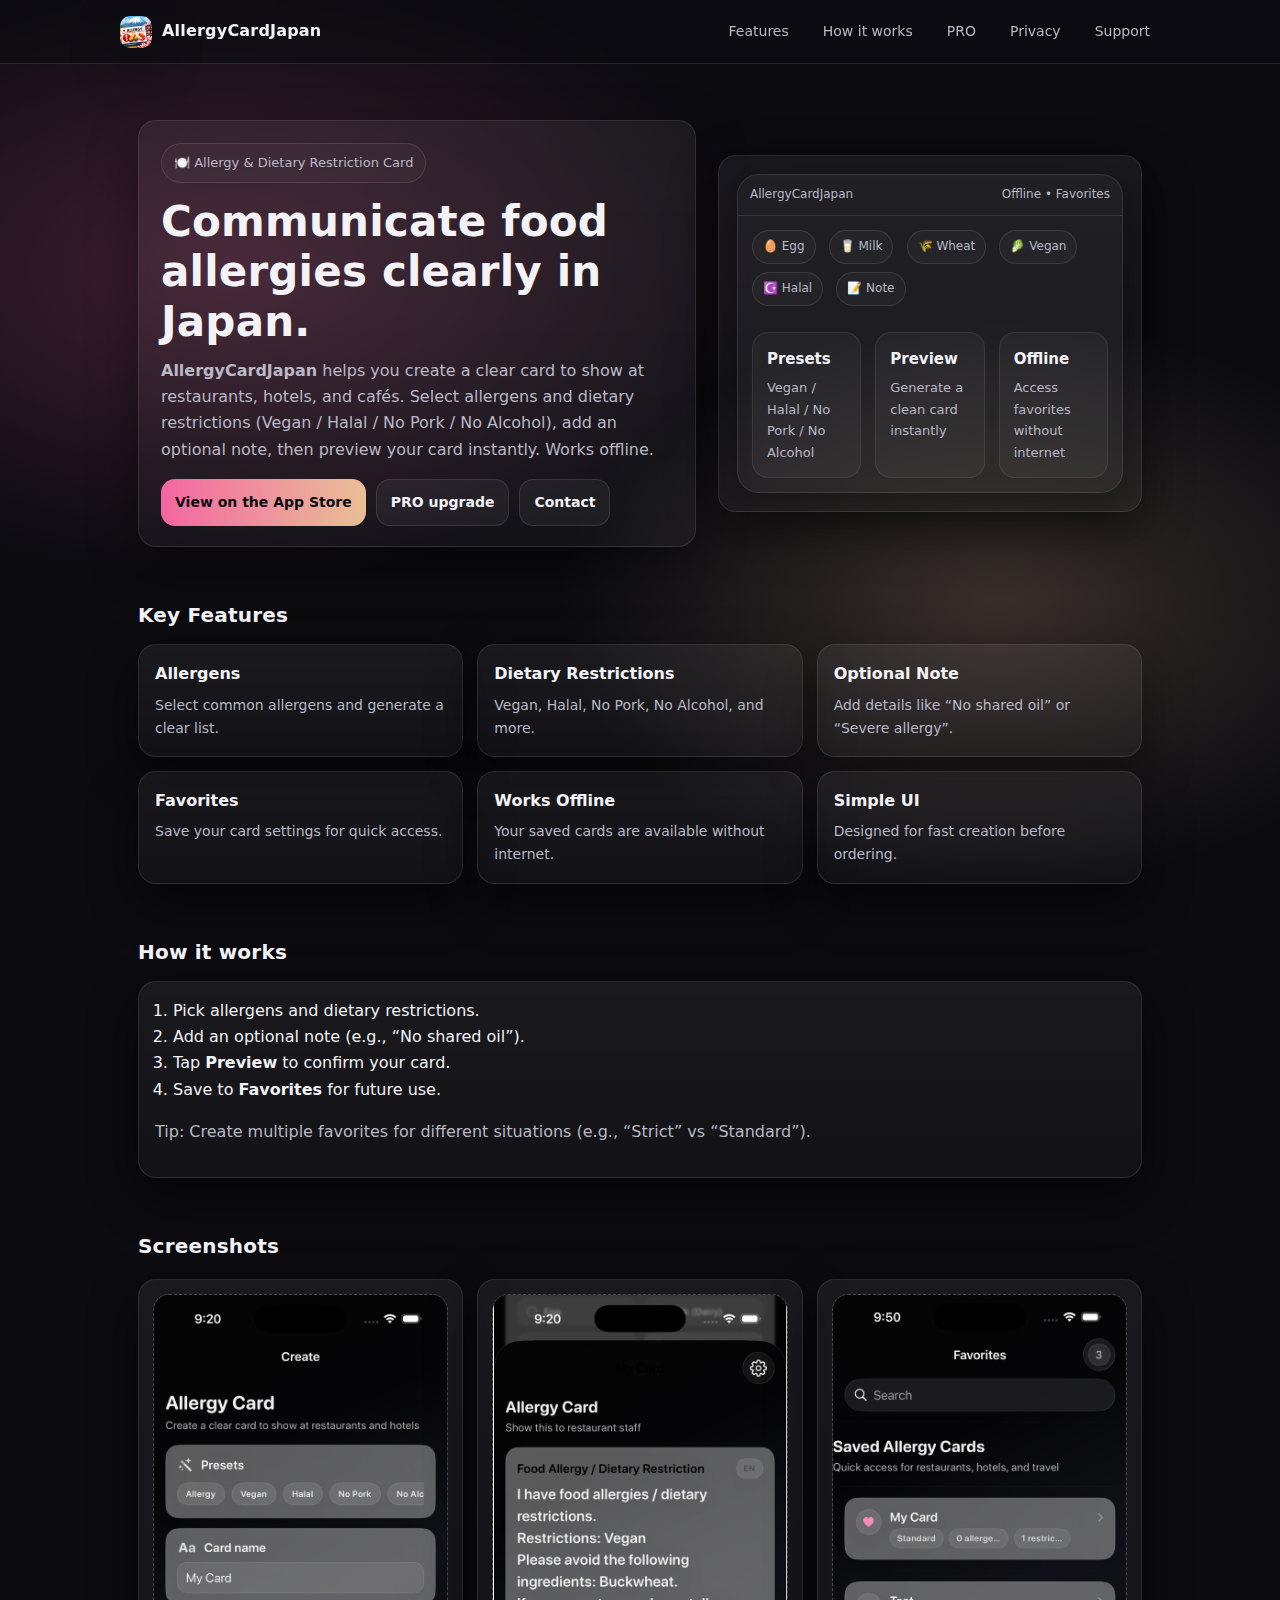
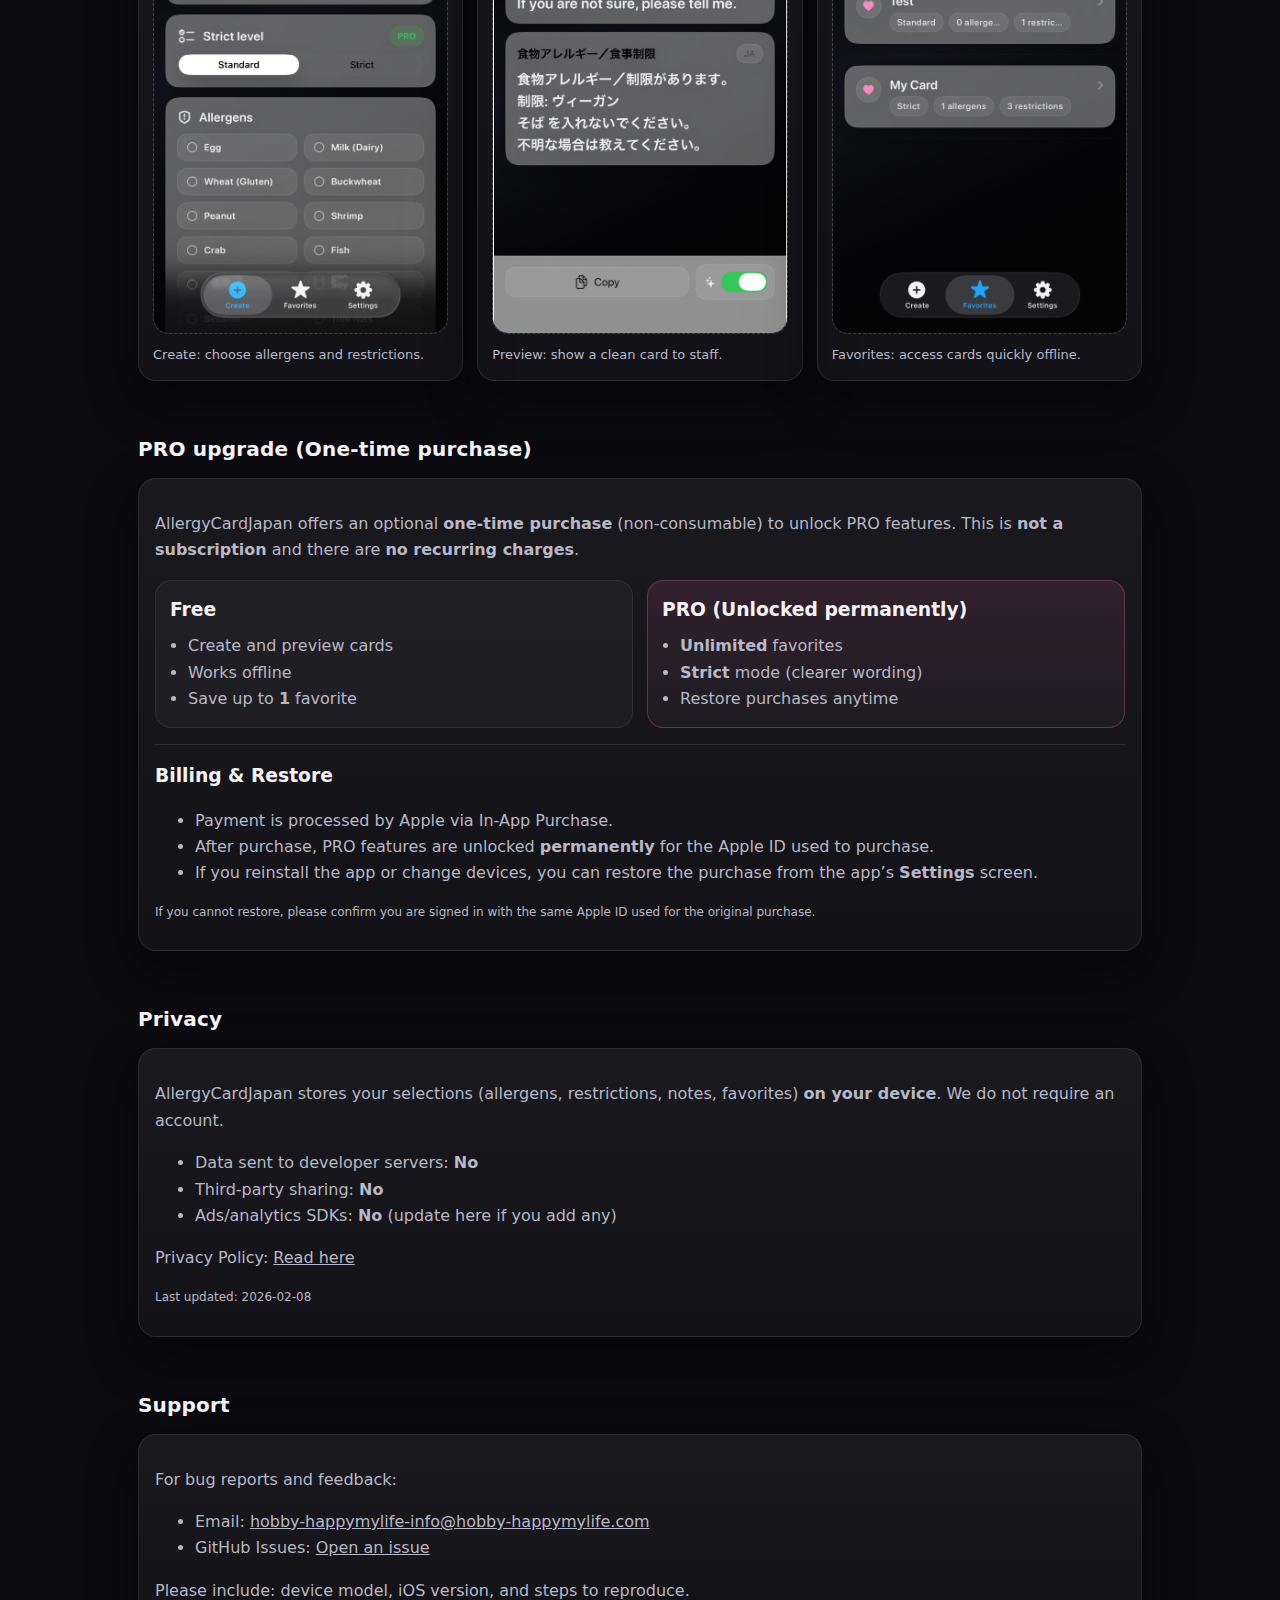
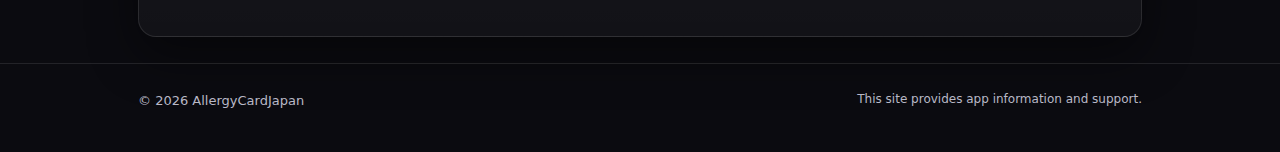
<file: index.html>
<!-- index.html -->
<!doctype html>
<html lang="en">
<head>
  <meta charset="utf-8" />
  <meta name="viewport" content="width=device-width,initial-scale=1" />
  <title>AllergyCardJapan | Allergy & Dietary Restriction Card</title>
  <meta name="description" content="Create a clear allergy & dietary restriction card to show at restaurants and hotels in Japan. Works offline. Favorites and PRO upgrade available." />
  <meta name="keywords" content="allergy card, dietary restriction, vegan, halal, Japan travel, restaurant, food allergy" />

  <!-- OGP -->
  <meta property="og:type" content="website" />
  <meta property="og:title" content="AllergyCardJapan | Allergy & Dietary Restriction Card" />
  <meta property="og:description" content="Create a clear card to show at restaurants and hotels in Japan. Works offline." />
  <meta property="og:url" content="https://masa-happyhobby.github.io/05-AllergyCardJapan/" />
  <meta property="og:image" content="https://masa-happyhobby.github.io/05-AllergyCardJapan/assets/og.png" />
  <meta name="twitter:card" content="summary_large_image" />

  <link rel="stylesheet" href="styles.css" />
</head>

<body>
<header class="header">
  <div class="container nav">
    <a class="brand" href="#top" aria-label="AllergyCardJapan">
      <img src="assets/allergycard_icon.png" alt="AllergyCardJapan app icon" onerror="this.style.display='none'" />
      <span class="brandText">AllergyCardJapan</span>
    </a>
    <nav class="navlinks" aria-label="Page menu">
      <a href="#features">Features</a>
      <a href="#how">How it works</a>
      <a href="#pro">PRO</a>
      <a href="#privacy">Privacy</a>
      <a href="#support">Support</a>
    </nav>
  </div>
</header>

<main id="top">
  <section class="hero">
    <div class="container heroGrid">
      <div class="card heroCard">
        <div class="kicker">🍽️ Allergy & Dietary Restriction Card</div>
        <h1>Communicate food allergies clearly in Japan.</h1>
        <p class="lead">
          <strong>AllergyCardJapan</strong> helps you create a clear card to show at restaurants, hotels, and cafés.
          Select allergens and dietary restrictions (Vegan / Halal / No Pork / No Alcohol), add an optional note,
          then preview your card instantly. Works offline.
        </p>

        <div class="ctaRow">
          <!-- Replace with your real App Store URL -->
          <a class="btn btnPrimary" href="https://apps.apple.com/app/id6758872779" target="_blank" rel="noopener">View on the App Store</a>
          <a class="btn" href="#pro">PRO upgrade</a>
          <a class="btn" href="#support">Contact</a>
        </div>
      </div>

      <div class="card previewCard" aria-label="App preview mock">
        <div class="mock">
          <div class="mockTop">
            <span>AllergyCardJapan</span>
            <span>Offline • Favorites</span>
          </div>
          <div class="mockBody">
            <div class="pill">🥚 Egg</div>
            <div class="pill">🥛 Milk</div>
            <div class="pill">🌾 Wheat</div>
            <div class="pill">🥬 Vegan</div>
            <div class="pill">☪️ Halal</div>
            <div class="pill">📝 Note</div>

            <div class="grid3">
              <div class="miniCard">
                <h3>Presets</h3>
                <p>Vegan / Halal / No Pork / No Alcohol</p>
              </div>
              <div class="miniCard">
                <h3>Preview</h3>
                <p>Generate a clean card instantly</p>
              </div>
              <div class="miniCard">
                <h3>Offline</h3>
                <p>Access favorites without internet</p>
              </div>
            </div>
          </div>
        </div>
      </div>
    </div>
  </section>

  <section id="features" class="section">
    <div class="container">
      <h2 class="sectionTitle">Key Features</h2>
      <div class="features">
        <div class="card feature">
          <h3>Allergens</h3>
          <p>Select common allergens and generate a clear list.</p>
        </div>
        <div class="card feature">
          <h3>Dietary Restrictions</h3>
          <p>Vegan, Halal, No Pork, No Alcohol, and more.</p>
        </div>
        <div class="card feature">
          <h3>Optional Note</h3>
          <p>Add details like “No shared oil” or “Severe allergy”.</p>
        </div>
        <div class="card feature">
          <h3>Favorites</h3>
          <p>Save your card settings for quick access.</p>
        </div>
        <div class="card feature">
          <h3>Works Offline</h3>
          <p>Your saved cards are available without internet.</p>
        </div>
        <div class="card feature">
          <h3>Simple UI</h3>
          <p>Designed for fast creation before ordering.</p>
        </div>
      </div>
    </div>
  </section>

  <section id="how" class="section">
    <div class="container">
      <h2 class="sectionTitle">How it works</h2>
      <div class="card box">
        <ol class="list">
          <li>Pick allergens and dietary restrictions.</li>
          <li>Add an optional note (e.g., “No shared oil”).</li>
          <li>Tap <strong>Preview</strong> to confirm your card.</li>
          <li>Save to <strong>Favorites</strong> for future use.</li>
        </ol>
        <p class="muted">
          Tip: Create multiple favorites for different situations (e.g., “Strict” vs “Standard”).
        </p>
      </div>
    </div>
  </section>

  <section id="screenshots" class="section">
    <div class="container">
      <h2 class="sectionTitle">Screenshots</h2>
      <p class="muted"></p>

      <div class="shots">
        <div class="card shot">
          <div class="ph">
            <img src="assets/allergycard_iphone_01.png" alt="Screenshot 1" onerror="this.remove(); this.parentElement.textContent='Screenshot 1'" />
          </div>
          <p class="caption">Create: choose allergens and restrictions.</p>
        </div>
        <div class="card shot">
          <div class="ph">
            <img src="assets/allergycard_iphone_02.png" alt="Screenshot 2" onerror="this.remove(); this.parentElement.textContent='Screenshot 2'" />
          </div>
          <p class="caption">Preview: show a clean card to staff.</p>
        </div>
        <div class="card shot">
          <div class="ph">
            <img src="assets/allergycard_iphone_04.png" alt="Screenshot 3" onerror="this.remove(); this.parentElement.textContent='Screenshot 3'" />
          </div>
          <p class="caption">Favorites: access cards quickly offline.</p>
        </div>
      </div>
    </div>
  </section>

<section id="pro" class="section">
  <div class="container">
    <h2 class="sectionTitle">PRO upgrade (One-time purchase)</h2>

    <div class="card box">
      <p class="muted">
        AllergyCardJapan offers an optional <strong>one-time purchase</strong> (non-consumable) to unlock PRO features.
        This is <strong>not a subscription</strong> and there are <strong>no recurring charges</strong>.
      </p>

      <div class="proGrid">
        <div class="proCard">
          <h3>Free</h3>
          <ul>
            <li>Create and preview cards</li>
            <li>Works offline</li>
            <li>Save up to <strong>1</strong> favorite</li>
          </ul>
        </div>

        <div class="proCard proHighlight">
          <h3>PRO (Unlocked permanently)</h3>
          <ul>
            <li><strong>Unlimited</strong> favorites</li>
            <li><strong>Strict</strong> mode (clearer wording)</li>
            <li>Restore purchases anytime</li>
          </ul>
        </div>
      </div>

      <div class="divider"></div>

      <h3 class="subTitle">Billing & Restore</h3>
      <ul class="muted">
        <li>Payment is processed by Apple via In-App Purchase.</li>
        <li>After purchase, PRO features are unlocked <strong>permanently</strong> for the Apple ID used to purchase.</li>
        <li>If you reinstall the app or change devices, you can restore the purchase from the app’s <strong>Settings</strong> screen.</li>
      </ul>

      <p class="muted small">
        If you cannot restore, please confirm you are signed in with the same Apple ID used for the original purchase.
      </p>
    </div>
  </div>
</section>

  <section id="privacy" class="section">
    <div class="container">
      <h2 class="sectionTitle">Privacy</h2>
      <div class="card box">
        <p class="muted">
          AllergyCardJapan stores your selections (allergens, restrictions, notes, favorites) <strong>on your device</strong>.
          We do not require an account.
        </p>
        <ul class="muted">
          <li>Data sent to developer servers: <strong>No</strong></li>
          <li>Third-party sharing: <strong>No</strong></li>
          <li>Ads/analytics SDKs: <strong>No</strong> (update here if you add any)</li>
        </ul>

        <!-- Optional but recommended -->
        <p class="muted">
          Privacy Policy: <a href="privacy.html">Read here</a>
        </p>

        <p class="muted small">Last updated: <span id="lastUpdated">2026-02-08</span></p>
      </div>
    </div>
  </section>

  <section id="support" class="section">
    <div class="container">
      <h2 class="sectionTitle">Support</h2>
      <div class="card box">
        <p class="muted">For bug reports and feedback:</p>
        <ul class="muted">
          <li>Email: <a href="mailto:hobby-happymylife-info@hobby-happymylife.com">hobby-happymylife-info@hobby-happymylife.com</a></li>
          <li>GitHub Issues: <a href="https://github.com/YOUR_ACCOUNT/YOUR_REPO/issues" target="_blank" rel="noopener">Open an issue</a></li>
        </ul>
        <p class="muted">
          Please include: device model, iOS version, and steps to reproduce.
        </p>
      </div>
    </div>
  </section>
</main>

<footer class="footer">
  <div class="container footerRow">
    <div>© <span id="y"></span> AllergyCardJapan</div>
    <div class="small">This site provides app information and support.</div>
  </div>

  <script>
    document.getElementById("y").textContent = new Date().getFullYear();
  </script>
</footer>
</body>
</html>
</file>
<file: styles.css>
/* styles.css */
:root{
  --bg:#0b0b10;
  --card:#12121a;
  --text:#f3f3f7;
  --muted:#b8b8c6;
  --line:rgba(255,255,255,.10);
  --accent:#ff6aa9;
  --accent2:#ffd1a3;
  --shadow: 0 18px 50px rgba(0,0,0,.45);
  --radius: 18px;
  --max: 1040px;
}

*{ box-sizing:border-box; }
body{
  margin:0;
  font-family: ui-sans-serif, system-ui, -apple-system, "SF Pro Rounded", "SF Pro", "Hiragino Sans", "Noto Sans", sans-serif;
  background:
    radial-gradient(900px 520px at 18% 8%, rgba(255,106,169,.22), transparent 60%),
    radial-gradient(800px 520px at 78% 18%, rgba(255,209,163,.18), transparent 55%),
    var(--bg);
  color:var(--text);
  line-height:1.65;
}
a{ color: inherit; }
code{
  background: rgba(255,255,255,.06);
  padding: 2px 6px;
  border-radius: 8px;
  border: 1px solid rgba(255,255,255,.10);
}

.container{
  max-width:var(--max);
  margin:0 auto;
  padding:0 18px;
}

/* Header */
.header{
  position:sticky; top:0; z-index:10;
  backdrop-filter: blur(10px);
  background: rgba(11,11,16,.55);
  border-bottom: 1px solid var(--line);
}
.nav{
  display:flex; align-items:center; justify-content:space-between;
  padding: 12px 0;
  gap: 12px;
}
.brand{
  display:flex; align-items:center; gap:10px;
  text-decoration:none; font-weight:800;
}
.brand img{
  width:32px; height:32px;
  border-radius:10px;
  box-shadow: var(--shadow);
}
.brandText{ letter-spacing: .2px; }
.navlinks{
  display:flex; gap:14px; flex-wrap:wrap; justify-content:flex-end;
}
.navlinks a{
  text-decoration:none;
  color: var(--muted);
  font-size:14px;
  padding:8px 10px;
  border-radius:12px;
}
.navlinks a:hover{
  background: rgba(255,255,255,.06);
  color: var(--text);
}

/* Cards */
.card{
  background: linear-gradient(180deg, rgba(255,255,255,.06), rgba(255,255,255,.03));
  border:1px solid var(--line);
  border-radius: var(--radius);
  box-shadow: var(--shadow);
}
.box{ padding:16px; }
.muted{ color: var(--muted); }
.small{ font-size:12px; }

/* Hero */
.hero{ padding: 56px 0 26px; }
.heroGrid{
  display:grid;
  grid-template-columns: 1.25fr .95fr;
  gap: 22px;
  align-items:center;
}
@media (max-width: 860px){
  .heroGrid{ grid-template-columns: 1fr; }
}
.heroCard{ padding: 22px 22px 20px; }
.kicker{
  display:inline-flex; align-items:center; gap:8px;
  padding: 8px 12px;
  border-radius: 999px;
  border: 1px solid var(--line);
  color: var(--muted);
  font-size: 13px;
  background: rgba(255,255,255,.03);
}
h1{
  margin: 14px 0 10px;
  font-size: 42px;
  line-height:1.2;
  letter-spacing: .2px;
}
@media (max-width: 520px){
  h1{ font-size: 34px; }
}
.lead{ color: var(--muted); font-size: 16px; margin: 0 0 16px; }
.note{ color: var(--muted); font-size: 12.5px; margin-top: 10px; }

.ctaRow{ display:flex; gap:10px; flex-wrap:wrap; margin-top: 14px; }
.btn{
  display:inline-flex; align-items:center; justify-content:center;
  gap:8px;
  padding: 11px 14px;
  border-radius: 14px;
  text-decoration:none;
  border: 1px solid var(--line);
  background: rgba(255,255,255,.05);
  font-weight: 800;
  font-size: 14px;
}
.btnPrimary{
  background: linear-gradient(90deg, rgba(255,106,169,.95), rgba(255,209,163,.9));
  color:#0b0b10;
  border: none;
}
.btn:hover{ transform: translateY(-1px); }

/* Preview mock */
.previewCard{ padding: 18px; }
.mock{
  width:100%;
  border-radius: 22px;
  border: 1px solid var(--line);
  background: rgba(255,255,255,.03);
  overflow:hidden;
  box-shadow: 0 12px 40px rgba(0,0,0,.4);
}
.mockTop{
  display:flex; align-items:center; justify-content:space-between;
  padding: 10px 12px;
  border-bottom: 1px solid var(--line);
  color: var(--muted);
  font-size: 12px;
}
.mockBody{ padding: 14px; }
.pill{
  display:inline-flex; gap:6px; align-items:center;
  border: 1px solid var(--line);
  padding: 6px 10px;
  border-radius: 999px;
  font-size: 12px;
  color: var(--muted);
  background: rgba(255,255,255,.03);
  margin-right: 8px; margin-bottom: 8px;
}
.grid3{
  display:grid;
  grid-template-columns: repeat(3, 1fr);
  gap: 14px;
  margin: 18px 0 0;
}
@media (max-width: 900px){
  .grid3{ grid-template-columns: 1fr; }
}
.miniCard{
  background: rgba(255,255,255,.04);
  border: 1px solid rgba(255,255,255,.08);
  border-radius: 16px;
  padding: 14px;
}
.miniCard h3{ margin:0 0 6px; font-size: 15px; }
.miniCard p{ margin:0; color: var(--muted); font-size: 13px; }

/* Sections */
.section{ padding: 26px 0; }
.sectionTitle{
  font-size: 20px;
  margin: 0 0 12px;
  letter-spacing:.2px;
}
.features{
  display:grid;
  grid-template-columns: repeat(3, 1fr);
  gap: 14px;
}
@media (max-width: 900px){
  .features{ grid-template-columns: 1fr; }
}
.feature{ padding: 16px; }
.feature h3{ margin:0 0 6px; font-size: 16px; }
.feature p{ margin:0; color: var(--muted); font-size: 14px; }

/* Lists */
.list{
  margin:0;
  padding-left: 18px;
}

/* Screenshots */
.shots{
  display:grid;
  grid-template-columns: repeat(3, 1fr);
  gap: 14px;
}
@media (max-width: 900px){
  .shots{ grid-template-columns: 1fr; }
}
.shot{ padding: 14px; display:flex; flex-direction:column; gap:10px; }
.ph{
  width:100%;
  aspect-ratio: 9 / 19.5;
  border-radius: 16px;
  border: 1px dashed rgba(255,255,255,.18);
  background: rgba(255,255,255,.03);
  display:flex; align-items:center; justify-content:center;
  color: rgba(255,255,255,.35);
  font-size: 13px;
  overflow:hidden;
}
.ph img{ width:100%; height:100%; object-fit:cover; display:block; }
.caption{ color: var(--muted); font-size: 13px; margin:0; }

/* PRO section */
.proGrid{
  display:grid;
  grid-template-columns: 1fr 1fr;
  gap: 14px;
  margin-top: 12px;
}
@media (max-width: 900px){
  .proGrid{ grid-template-columns: 1fr; }
}
.proCard{
  background: rgba(255,255,255,.04);
  border: 1px solid rgba(255,255,255,.08);
  border-radius: 16px;
  padding: 14px;
}
.proCard h3{ margin:0 0 8px; }
.proCard ul{ margin:0; padding-left: 18px; color: var(--muted); }
.proHighlight{
  border-color: rgba(255,106,169,.28);
  background: linear-gradient(180deg, rgba(255,106,169,.12), rgba(255,255,255,.03));
}
.divider{
  height:1px;
  background: rgba(255,255,255,.10);
  margin: 16px 0;
}
.subTitle{ margin:0 0 8px; }

/* Footer */
.footer{
  padding: 26px 0 40px;
  border-top: 1px solid var(--line);
  color: var(--muted);
  font-size: 13px;
}
.footerRow{
  display:flex;
  justify-content:space-between;
  gap:14px;
  flex-wrap:wrap;
}
</file>
